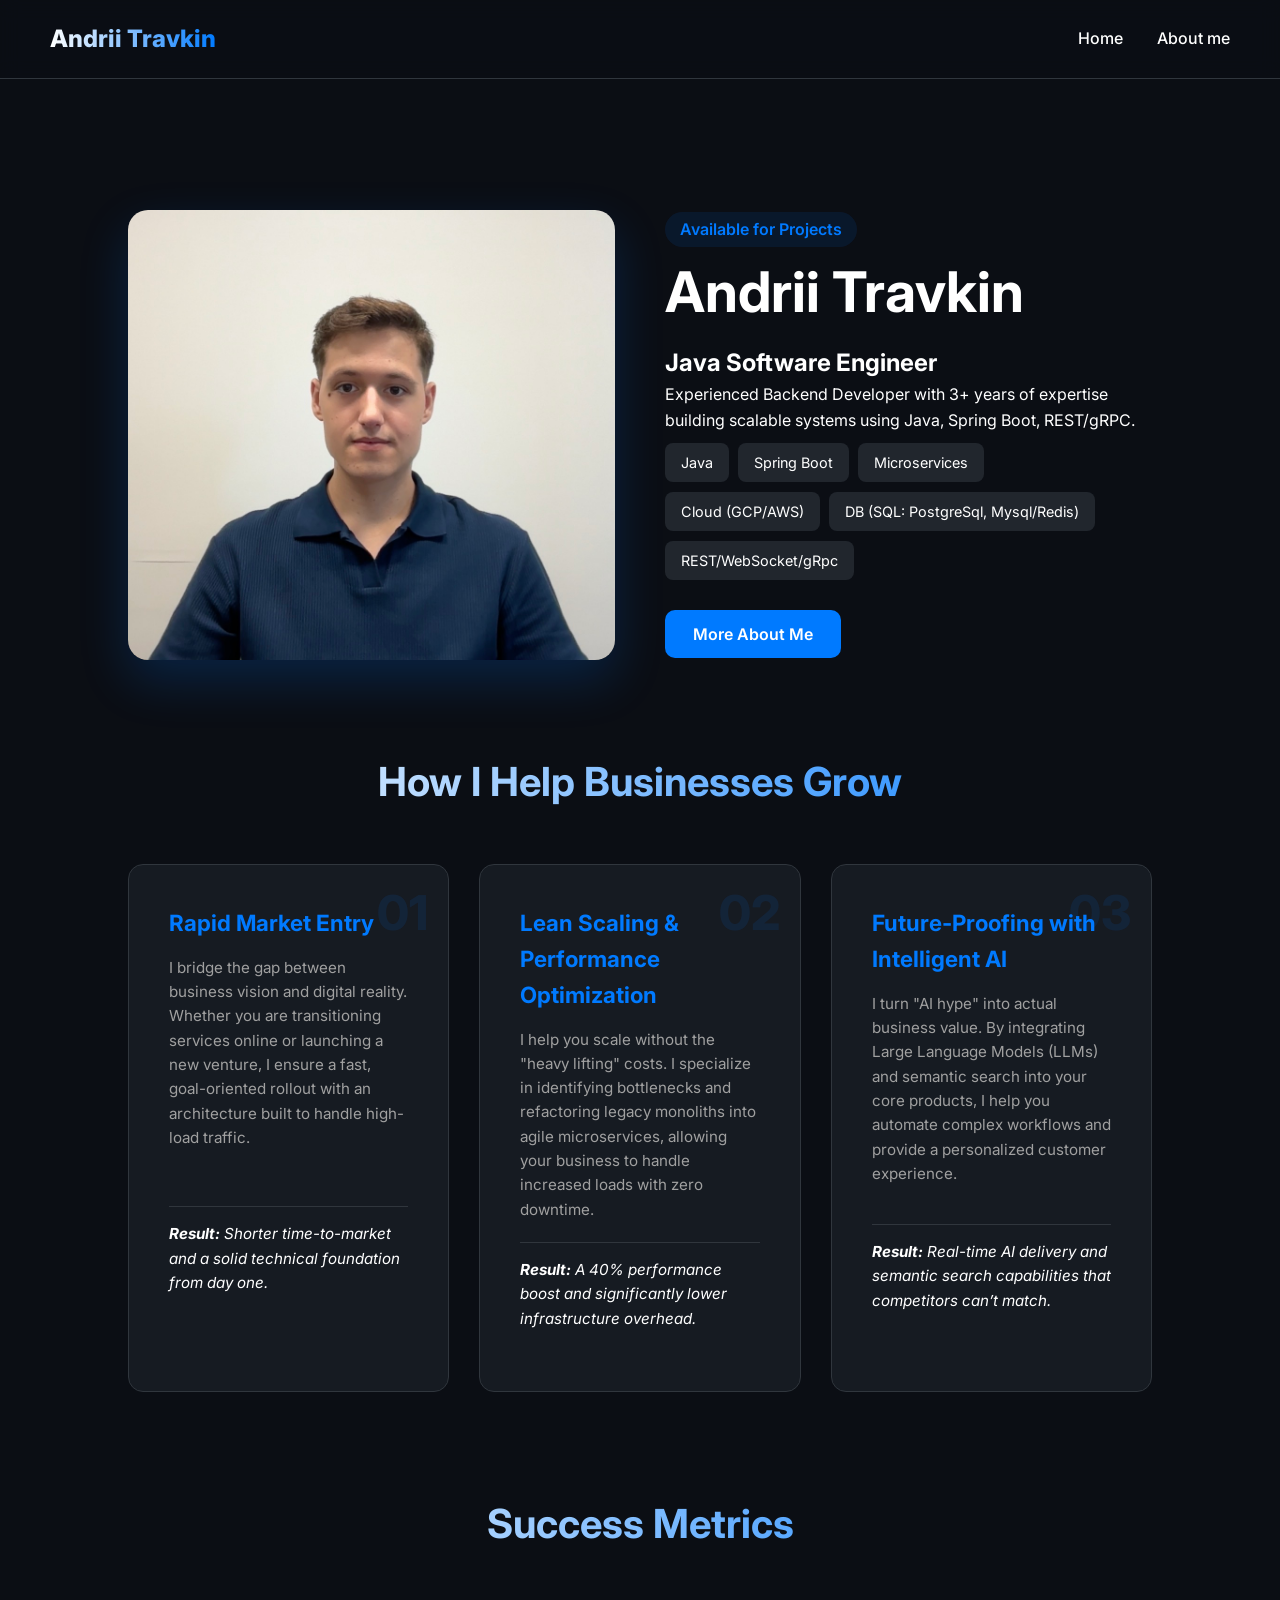
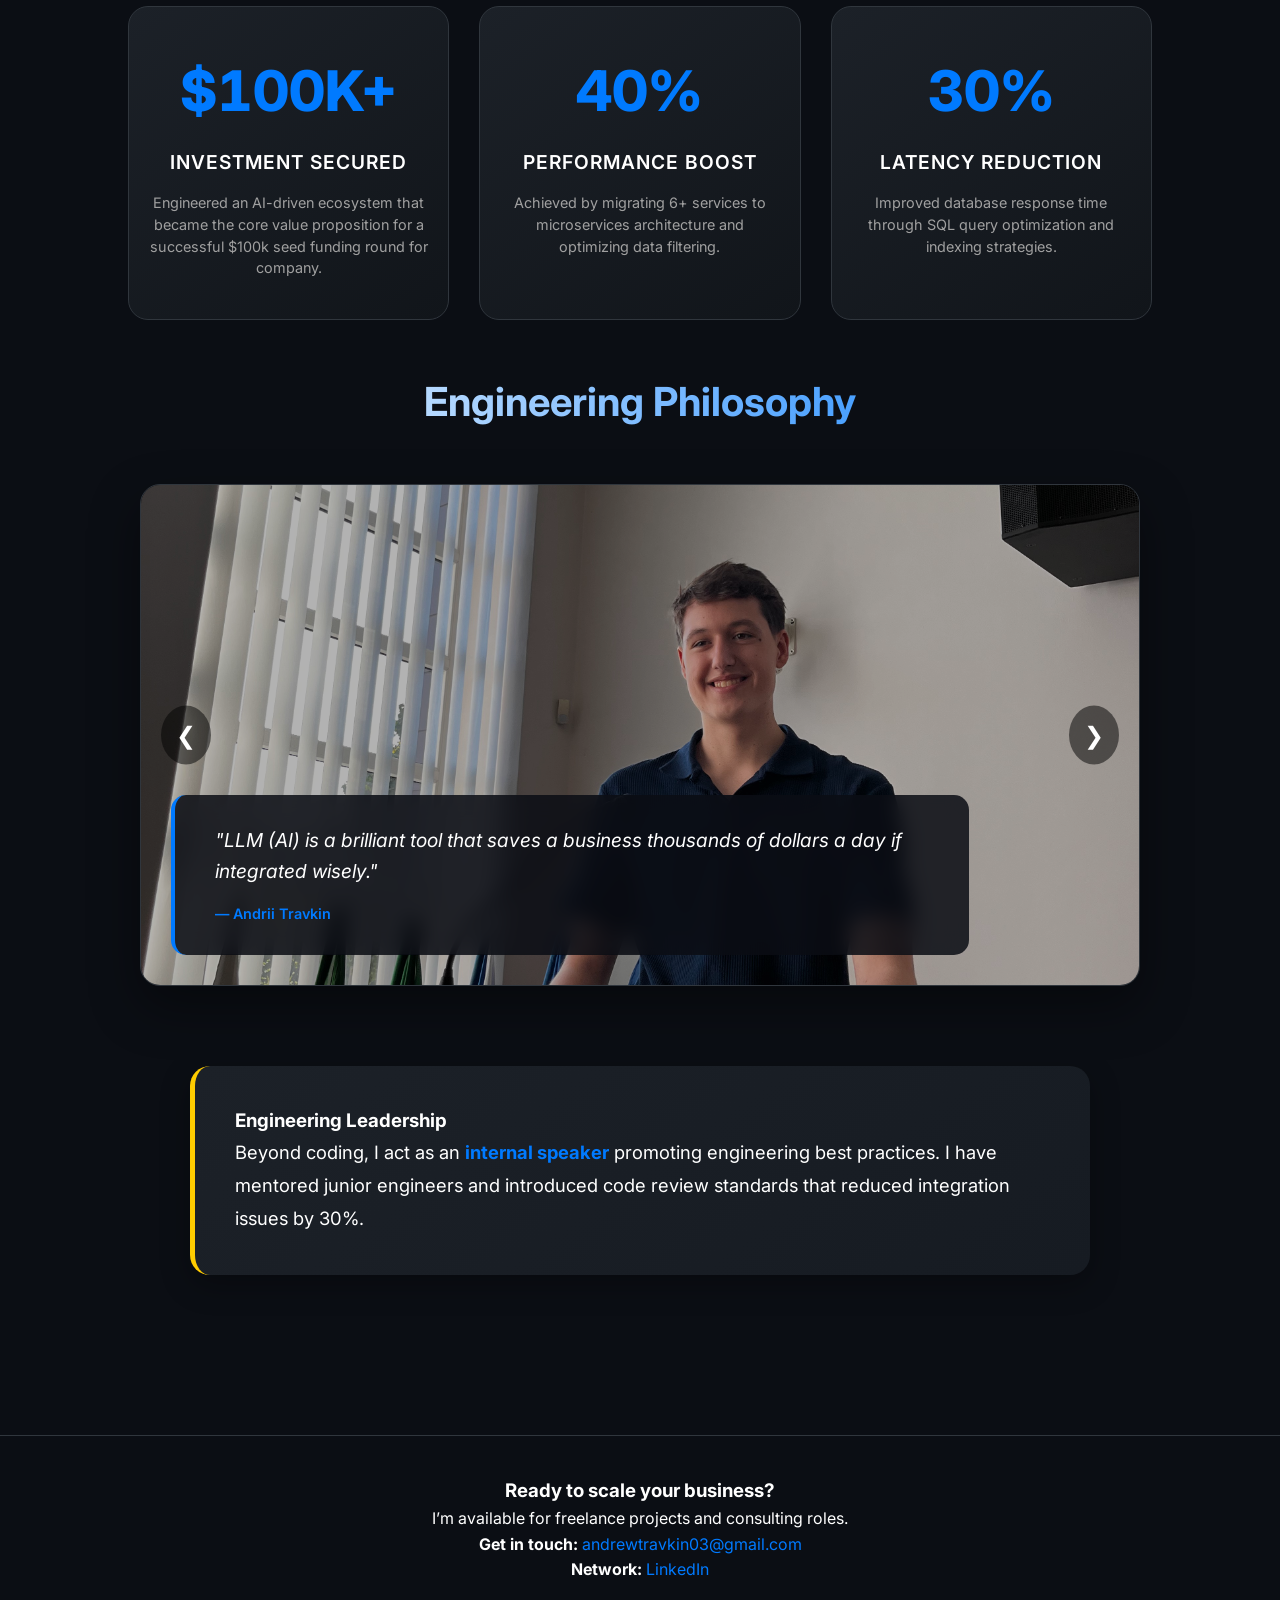
<file: index.html>
<!DOCTYPE html>
<html lang="en">
<head>
    <meta charset="UTF-8">
    <meta name="viewport" content="width=device-width, initial-scale=1.0">
    <title>Andrii Travkin | Java Software Engineer</title>
    <link href="https://fonts.googleapis.com/css2?family=Inter:wght@300;400;600;800&display=swap" rel="stylesheet">
    <link rel="stylesheet" href="index.css">
    <link rel="icon" href="images/img.png" type="image/png">
</head>
<body>

<nav>
    <div class="logo">Andrii Travkin</div>
    <div class="nav-links">
        <button onclick="showSection('home')">Home</button>
        <button onclick="showSection('about')">About me</button>
    </div>
</nav>

<section id="home" class="active">
    <div class="hero">
        <img src="images/photo.JPG" alt="Andrii Travkin" class="hero-img">
        <div class="hero-content">
            <span class="badge">Available for Projects</span>
            <h1>Andrii Travkin</h1>
            <h2>Java Software Engineer</h2>
            <p>Experienced Backend Developer with 3+ years of expertise building scalable systems using Java, Spring Boot, REST/gRPC.</p>
            <div class="skill-tags">
                <span class="tag">Java</span>
                <span class="tag">Spring Boot</span>
                <span class="tag">Microservices</span>
                <span class="tag">Cloud (GCP/AWS)</span>
                <span class="tag">DB (SQL: PostgreSql, Mysql/Redis)</span>
                <span class="tag">REST/WebSocket/gRpc</span>
            </div>
            <button class="cta-button" onclick="showSection('about')">More About Me</button>
        </div>
    </div>

    <div class="business-section">
        <h2 class="section-title">How I Help Businesses Grow</h2>
        <div class="cards-grid">
            <div class="card">
                <div class="card-number">01</div>
                <h3>Rapid Market Entry</h3>
                <p>I bridge the gap between business vision and digital reality. Whether you are transitioning services online or launching a new venture, I ensure a fast, goal-oriented rollout with an architecture built to handle high-load traffic.</p>
                <p class="result"><strong>Result:</strong> Shorter time-to-market and a solid technical foundation from day one.</p>
            </div>

            <div class="card">
                <div class="card-number">02</div>
                <h3>Lean Scaling & Performance Optimization</h3>
                <p>I help you scale without the "heavy lifting" costs. I specialize in identifying bottlenecks and refactoring legacy monoliths into agile microservices, allowing your business to handle increased loads with zero downtime.</p>
                <p class="result"><strong>Result:</strong> A 40% performance boost and significantly lower infrastructure overhead.</p>
            </div>

            <div class="card">
                <div class="card-number">03</div>
                <h3>Future-Proofing with Intelligent AI</h3>
                <p>I turn "AI hype" into actual business value. By integrating Large Language Models (LLMs) and semantic search into your core products, I help you automate complex workflows and provide a personalized customer experience.</p>
                <p class="result"><strong>Result:</strong> Real-time AI delivery and semantic search capabilities that competitors can’t match.</p>
            </div>
        </div>
    </div>

    <div class="metrics-section">
        <h2 class="section-title">Success Metrics</h2>
        <div class="metrics-grid">
            <div class="metric-card">
                <div class="metric-value">$100K+</div>
                <p class="metric-label">Investment Secured</p>
                <p class="metric-desc">Engineered an AI-driven ecosystem that became the core value proposition for a successful $100k seed funding round for company.</p>
            </div>

            <div class="metric-card">
                <div class="metric-value">40%</div>
                <p class="metric-label">Performance Boost</p>
                <p class="metric-desc">Achieved by migrating 6+ services to microservices architecture and optimizing data filtering.</p>
            </div>

            <div class="metric-card">
                <div class="metric-value">30%</div>
                <p class="metric-label">Latency Reduction</p>
                <p class="metric-desc">Improved database response time through SQL query optimization and indexing strategies.</p>
            </div>
        </div>
    </div>

    <h2 class="section-title">Engineering Philosophy</h2>
    <div class="slider-container">
        <div class="slider-track">
            <div class="slide">
                <img src="images/presentation_phot.jpeg" alt="AI Focus" class="slide-img">
                <div class="quote-overlay">
                    <blockquote>"LLM (AI) is a brilliant tool that saves a business thousands of dollars a day if integrated wisely."</blockquote>
                    <cite>— Andrii Travkin</cite>
                </div>
            </div>
            <div class="slide">
                <img src="images/presentation_2.jpeg" alt="SOLID Focus" class="slide-img">
                <div class="quote-overlay">
                    <blockquote>"SOLID and its first two letters aren't just boring acronyms for interviews; they are a worldview for building resilient systems."</blockquote>
                    <cite>— Andrii Travkin</cite>
                </div>
            </div>
            <div class="slide">
                <img src="images/presentation_phot.jpeg" alt="Learning" class="slide-img">
                <div class="quote-overlay">
                    <blockquote>
                        "Tech stacks change every six months. My core skill? Rapid learning and the agility to apply engineering fundamentals to any new reality."
                    </blockquote>
                    <cite>— Andrii Travkin, "Who is the Best Engineer?"</cite>
                </div>
            </div>
        </div>
        <button class="slider-btn prev-btn">❮</button>
        <button class="slider-btn next-btn">❯</button>
    </div>

    <div class="speaking-section">
        <div class="intro-box" style="border-left: 5px solid #ffcc00;">
            <h3>Engineering Leadership</h3>
            <p>
                Beyond coding, I act as an <strong>internal speaker</strong> promoting engineering best practices.
                I have mentored junior engineers and introduced code review standards that reduced integration issues by 30%.
            </p>
        </div>
    </div>
</section>

<section id="about">
    <div class="who-i-am">
        <h2 class="section-title">Who I Am</h2>
        <img src="images/photo.jpeg" class="profile-img-about" alt="Profile image" />
        <div class="intro-box">
            <p>
                I am a business-oriented engineer who translates complex technical challenges into growth opportunities.
                With over <strong>3 years of hands-on experience</strong>, I have delivered impactful solutions ranging from
                independently designing high-load email tracking microservices  to advanced AI integrations.
            </p>
            <p>
                My most notable achievement involved architecting and implementing a <strong>ChatGPT-powered semantic search</strong>
                for a hotel booking platform. This innovation was a key factor in the company securing
                <strong>$100,000+ in investment</strong>, enabling continued growth and product development.
            </p>
        </div>
    </div>

    <h2 class="section-title">Career & Speaking Roadmap</h2>
    <div class="roadmap-container">

        <div class="roadmap-item speaking">
            <div class="roadmap-dot"></div>
            <div class="roadmap-content">
                <span class="roadmap-date">December 2025</span>
                <h3>Guest Speaker | NURE (Kharkiv National University of Radio Electronics) </h3>
                <p><strong>Topic:</strong> "OWASP Top 10 - Broken Access Control" — A practical deep dive into API vulnerabilities, unauthorized access exploits, and defensive security patterns.</p>
            </div>
        </div>

        <div class="roadmap-item speaking">
            <div class="roadmap-dot"></div>
            <div class="roadmap-content">
                <span class="roadmap-date">November 2025</span>
                <h3>Public Speaker | Tech Conference</h3>
                <p><strong>Topic:</strong> "SOLID: Why our things suffer and our code too?" — A deep dive into architectural debt and clean code principles.</p>
            </div>
        </div>

        <div class="roadmap-item job">
            <div class="roadmap-dot"></div>
            <div class="roadmap-content">
                <span class="roadmap-date">July 2025 — Present</span>
                <h3>Java Software Engineer | Grid Dynamics</h3>
                <p>Leading migration of 6+ core services to microservices and mentoring junior engineers.</p>
            </div>
        </div>

        <div class="roadmap-item speaking">
            <div class="roadmap-dot"></div>
            <div class="roadmap-content">
                <span class="roadmap-date">July 2025</span>
                <h3>Guest Speaker | Wroclaw Academy of Business (WAB)</h3>
                <p><strong>Topic:</strong> "AI in Modern Development" — Discussing the practical integration of LLMs into commercial software products.</p>
            </div>
        </div>

        <div class="roadmap-item job">
            <div class="roadmap-dot"></div>
            <div class="roadmap-content">
                <span class="roadmap-date">January 2024 — July 2025</span>
                <h3>Middle Java Developer | WINWIN.TRAVEL</h3>
                <p>
                    Architected <strong>AI-powered semantic search</strong> and intelligent guest assistants that were instrumental in securing <strong>$100,000 in investment</strong>.
                    Optimized core data filtering, achieving a <strong>40% performance boost</strong>.
                </p>
            </div>
        </div>

        <div class="roadmap-item job">
            <div class="roadmap-dot"></div>
            <div class="roadmap-content">
                <span class="roadmap-date">August 2023 — January 2024</span>
                <h3>Junior Java Developer | PROFITSOFT</h3>
                <p>Reduced response times by 30% through SQL query optimization and indexing.</p>
            </div>
        </div>
    </div>

    <div class="projects-section">
        <h2 class="section-title">Signature Projects</h2>
        <div class="project-detailed-grid">

            <div class="project-detail-card">
                <div class="project-header">
                    <span class="project-category">AI & Business Growth</span>
                    <h3>AI-Powered Semantic Search</h3>
                </div>
                <div class="project-body">
                    <p><strong>Challenge:</strong> Transitioning a hotel booking platform to modern AI standards to secure investment.</p>
                    <p><strong>Solution:</strong> Integrated ChatGPT into the core product, designing the complete real-time communication flow between frontend and backend.</p>
                    <p class="impact-text"><strong>Impact:</strong> Secured <strong>$100,000+ in funding</strong> and achieved a <strong>40% increase</strong> in query processing speed.</p>
                </div>
            </div>

            <div class="project-detail-card">
                <div class="project-header">
                    <span class="project-category">Architecture & Scaling</span>
                    <h3>Core Microservices Migration</h3>
                </div>
                <div class="project-body">
                    <p><strong>Challenge:</strong> Scaling a monolithic fitness & wellness platform with zero downtime.</p>
                    <p><strong>Solution:</strong> Led the migration of 6+ core services using Java 21, REST, and Kubernetes, collaborating with 4 cross-functional teams.</p>
                    <p class="impact-text"><strong>Impact:</strong> <strong>40% performance improvement</strong> and enhanced system resilience.</p>
                </div>
            </div>
        </div>
    </div>

    <div class="why-me-section">
        <h2 class="section-title">Beyond the Code</h2>
        <div class="cards-grid">
            <div class="card">
                <h3>Security-First Mindset</h3>
                <p>Leveraging my background in <strong>Cybersecurity</strong> (NURE) to build systems that are not only fast but inherently secure.</p>
            </div>
            <div class="card">
                <h3>Leadership & Mentorship</h3>
                <p>I don't just write code; I grow teams. By mentoring juniors and introducing code standards, I reduced integration issues by <strong>30%</strong>.</p>
            </div>
            <div class="card">
                <h3>Global Communicator</h3>
                <p>Working in distributed teams across different time zones. Fluent in <strong>English, Polish, and Ukrainian</strong>.</p>
            </div>
        </div>
    </div>
</section>

<div class="contact-footer">
    <h3>Ready to scale your business?</h3>
    <p>I’m available for freelance projects and consulting roles.</p>
    <p><strong>Get in touch:</strong> <a href="mailto:andrewtravkin03@gmail.com">andrewtravkin03@gmail.com</a></p>
    <p><strong>Network:</strong> <a href="https://www.linkedin.com/in/andrii-travkin-1250852b1" target="_blank" rel="noopener">LinkedIn</a></p>
</div>

<script src="script.js"></script>
</body>
</html>
</file>
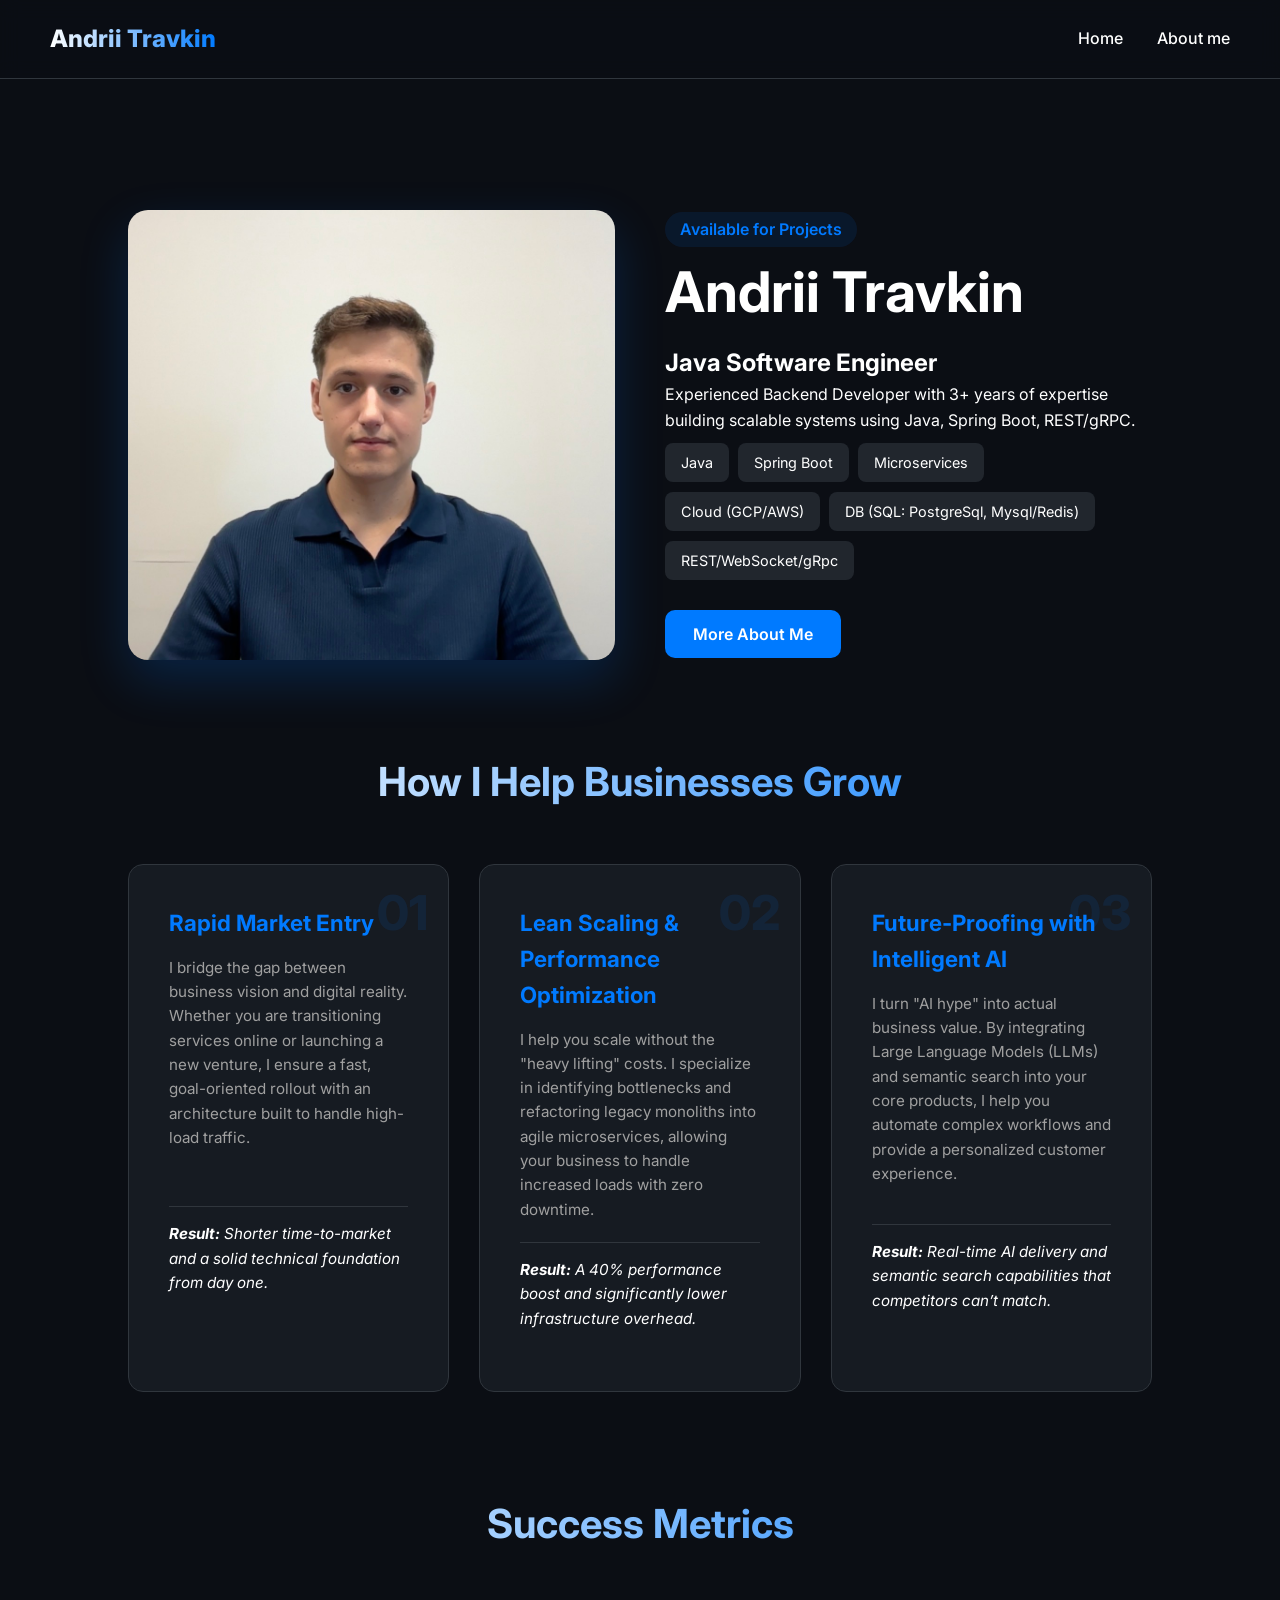
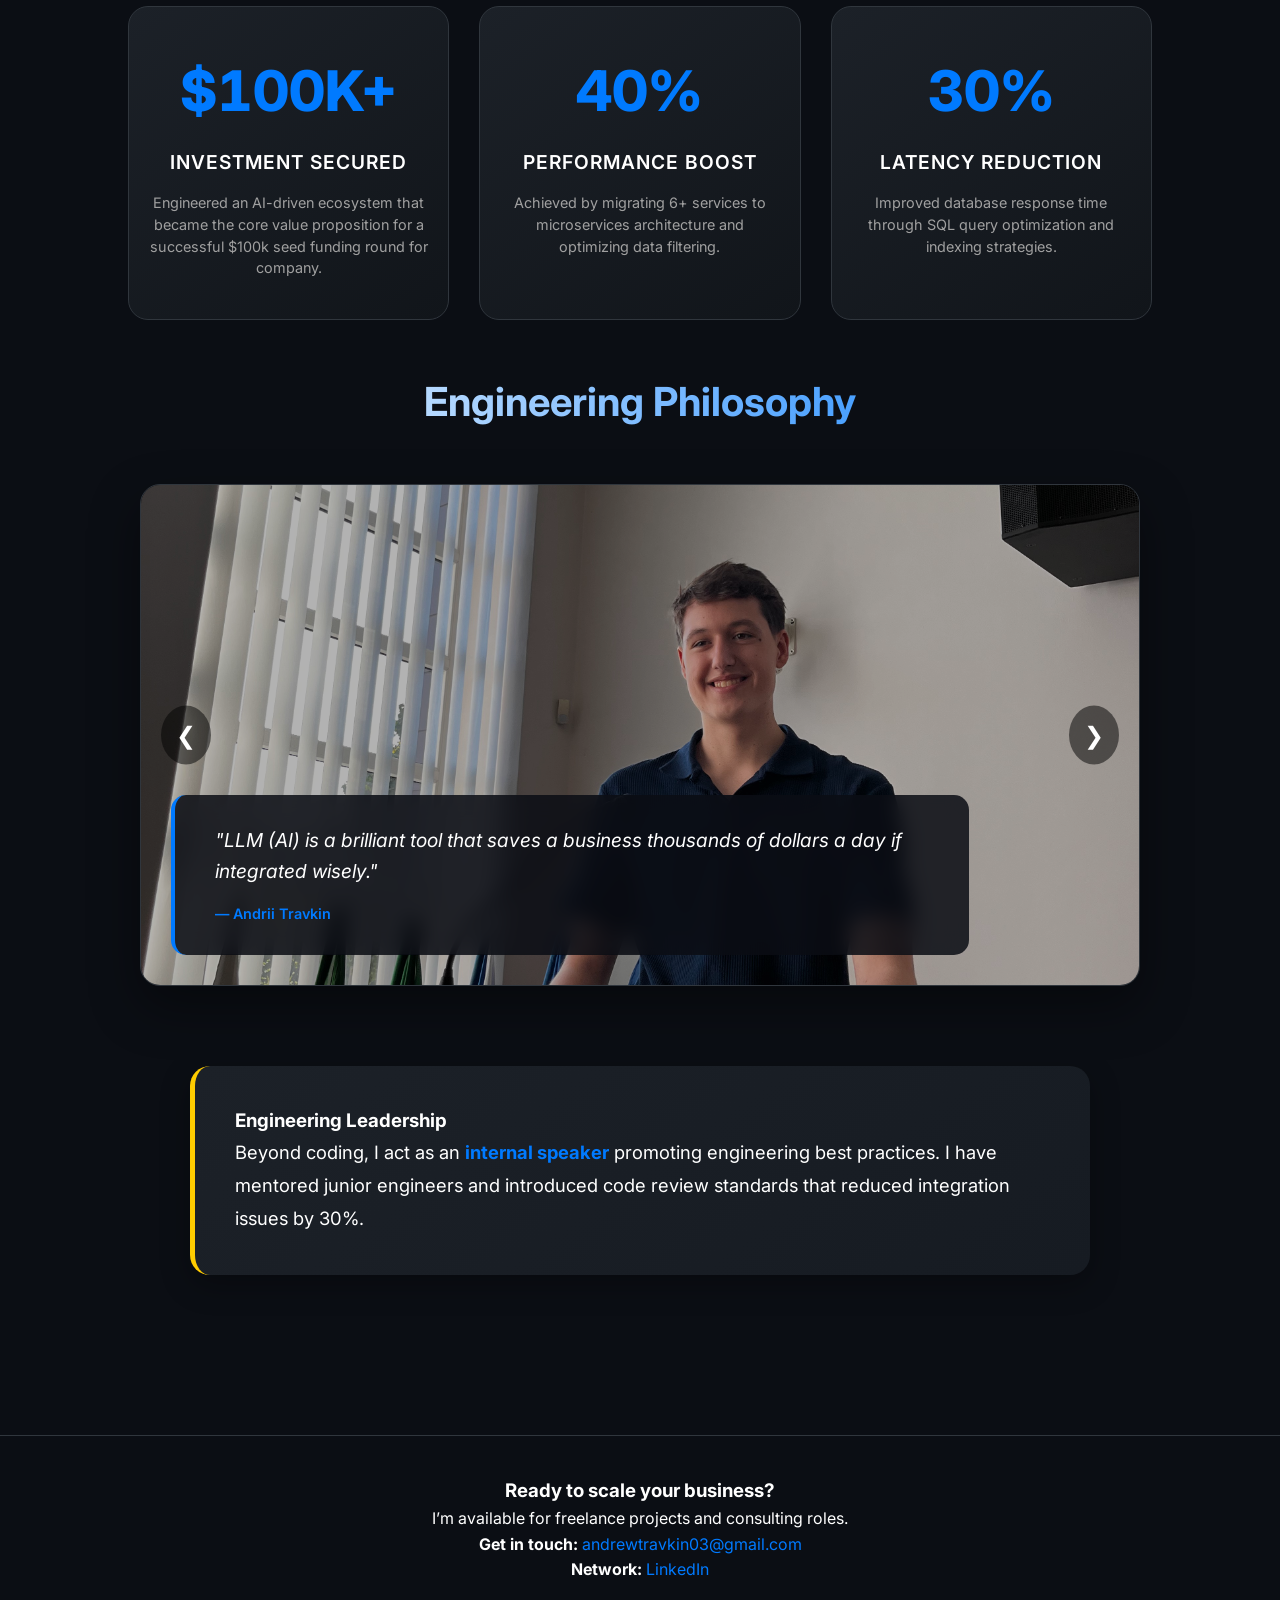
<file: portfolio/index.html>
<!DOCTYPE html>
<html lang="en">
<head>
    <meta charset="UTF-8">
    <meta name="viewport" content="width=device-width, initial-scale=1.0">
    <title>Andrii Travkin | Java Software Engineer</title>
    <link href="https://fonts.googleapis.com/css2?family=Inter:wght@300;400;600;800&display=swap" rel="stylesheet">
    <link rel="stylesheet" href="index.css">
    <link rel="icon" href="./images/img.png" type="image/png">
</head>
<body>

<nav>
    <div class="logo">Andrii Travkin</div>
    <div class="nav-links">
        <button onclick="showSection('home')">Home</button>
        <button onclick="showSection('about')">About me</button>
    </div>
</nav>

<section id="home" class="active">
    <div class="hero">
        <img src="./images/photo.JPG" alt="Andrii Travkin" class="hero-img">
        <div class="hero-content">
            <span class="badge">Available for Projects</span>
            <h1>Andrii Travkin</h1>
            <h2>Java Software Engineer</h2>
            <p>Experienced Backend Developer with 3+ years of expertise building scalable systems using Java, Spring Boot, REST/gRPC.</p>
            <div class="skill-tags">
                <span class="tag">Java</span>
                <span class="tag">Spring Boot</span>
                <span class="tag">Microservices</span>
                <span class="tag">Cloud (GCP/AWS)</span>
                <span class="tag">DB (SQL: PostgreSql, Mysql/Redis)</span>
                <span class="tag">REST/WebSocket/gRpc</span>
            </div>
            <button class="cta-button" onclick="showSection('about')">More About Me</button>
        </div>
    </div>

    <div class="business-section">
        <h2 class="section-title">How I Help Businesses Grow</h2>
        <div class="cards-grid">
            <div class="card">
                <div class="card-number">01</div>
                <h3>Rapid Market Entry</h3>
                <p>I bridge the gap between business vision and digital reality. Whether you are transitioning services online or launching a new venture, I ensure a fast, goal-oriented rollout with an architecture built to handle high-load traffic.</p>
                <p class="result"><strong>Result:</strong> Shorter time-to-market and a solid technical foundation from day one.</p>
            </div>

            <div class="card">
                <div class="card-number">02</div>
                <h3>Lean Scaling & Performance Optimization</h3>
                <p>I help you scale without the "heavy lifting" costs. I specialize in identifying bottlenecks and refactoring legacy monoliths into agile microservices, allowing your business to handle increased loads with zero downtime.</p>
                <p class="result"><strong>Result:</strong> A 40% performance boost and significantly lower infrastructure overhead.</p>
            </div>

            <div class="card">
                <div class="card-number">03</div>
                <h3>Future-Proofing with Intelligent AI</h3>
                <p>I turn "AI hype" into actual business value. By integrating Large Language Models (LLMs) and semantic search into your core products, I help you automate complex workflows and provide a personalized customer experience.</p>
                <p class="result"><strong>Result:</strong> Real-time AI delivery and semantic search capabilities that competitors can’t match.</p>
            </div>
        </div>
    </div>

    <div class="metrics-section">
        <h2 class="section-title">Success Metrics</h2>
        <div class="metrics-grid">
            <div class="metric-card">
                <div class="metric-value">$100K+</div>
                <p class="metric-label">Investment Secured</p>
                <p class="metric-desc">Engineered an AI-driven ecosystem that became the core value proposition for a successful $100k seed funding round for company.</p>
            </div>

            <div class="metric-card">
                <div class="metric-value">40%</div>
                <p class="metric-label">Performance Boost</p>
                <p class="metric-desc">Achieved by migrating 6+ services to microservices architecture and optimizing data filtering.</p>
            </div>

            <div class="metric-card">
                <div class="metric-value">30%</div>
                <p class="metric-label">Latency Reduction</p>
                <p class="metric-desc">Improved database response time through SQL query optimization and indexing strategies.</p>
            </div>
        </div>
    </div>

    <h2 class="section-title">Engineering Philosophy</h2>
    <div class="slider-container">
        <div class="slider-track">
            <div class="slide">
                <img src="./images/presentation_phot.jpeg" alt="AI Focus" class="slide-img">
                <div class="quote-overlay">
                    <blockquote>"LLM (AI) is a brilliant tool that saves a business thousands of dollars a day if integrated wisely."</blockquote>
                    <cite>— Andrii Travkin</cite>
                </div>
            </div>
            <div class="slide">
                <img src="./images/presentation_2.jpeg" alt="SOLID Focus" class="slide-img">
                <div class="quote-overlay">
                    <blockquote>"SOLID and its first two letters aren't just boring acronyms for interviews; they are a worldview for building resilient systems."</blockquote>
                    <cite>— Andrii Travkin</cite>
                </div>
            </div>
            <div class="slide">
                <img src="./images/presentation_phot.jpeg" alt="Learning" class="slide-img">
                <div class="quote-overlay">
                    <blockquote>
                        "Tech stacks change every six months. My core skill? Rapid learning and the agility to apply engineering fundamentals to any new reality."
                    </blockquote>
                    <cite>— Andrii Travkin, "Who is the Best Engineer?"</cite>
                </div>
            </div>
        </div>
        <button class="slider-btn prev-btn">❮</button>
        <button class="slider-btn next-btn">❯</button>
    </div>

    <div class="speaking-section">
        <div class="intro-box" style="border-left: 5px solid #ffcc00;">
            <h3>Engineering Leadership</h3>
            <p>
                Beyond coding, I act as an <strong>internal speaker</strong> promoting engineering best practices.
                I have mentored junior engineers and introduced code review standards that reduced integration issues by 30%.
            </p>
        </div>
    </div>
</section>

<section id="about">
    <div class="who-i-am">
        <h2 class="section-title">Who I Am</h2>
        <img src="./images/photo.jpeg" class="profile-img-about" alt="Profile image" />
        <div class="intro-box">
            <p>
                I am a business-oriented engineer who translates complex technical challenges into growth opportunities.
                With over <strong>3 years of hands-on experience</strong>, I have delivered impactful solutions ranging from
                independently designing high-load email tracking microservices  to advanced AI integrations.
            </p>
            <p>
                My most notable achievement involved architecting and implementing a <strong>ChatGPT-powered semantic search</strong>
                for a hotel booking platform. This innovation was a key factor in the company securing
                <strong>$100,000+ in investment</strong>, enabling continued growth and product development.
            </p>
        </div>
    </div>

    <h2 class="section-title">Career & Speaking Roadmap</h2>
    <div class="roadmap-container">

        <div class="roadmap-item speaking">
            <div class="roadmap-dot"></div>
            <div class="roadmap-content">
                <span class="roadmap-date">December 2025</span>
                <h3>Guest Speaker | NURE (Kharkiv National University of Radio Electronics) </h3>
                <p><strong>Topic:</strong> "OWASP Top 10 - Broken Access Control" — A practical deep dive into API vulnerabilities, unauthorized access exploits, and defensive security patterns.</p>
            </div>
        </div>

        <div class="roadmap-item speaking">
            <div class="roadmap-dot"></div>
            <div class="roadmap-content">
                <span class="roadmap-date">November 2025</span>
                <h3>Public Speaker | Tech Conference</h3>
                <p><strong>Topic:</strong> "SOLID: Why our things suffer and our code too?" — A deep dive into architectural debt and clean code principles.</p>
            </div>
        </div>

        <div class="roadmap-item job">
            <div class="roadmap-dot"></div>
            <div class="roadmap-content">
                <span class="roadmap-date">July 2025 — Present</span>
                <h3>Java Software Engineer | Grid Dynamics</h3>
                <p>Leading migration of 6+ core services to microservices and mentoring junior engineers.</p>
            </div>
        </div>

        <div class="roadmap-item speaking">
            <div class="roadmap-dot"></div>
            <div class="roadmap-content">
                <span class="roadmap-date">July 2025</span>
                <h3>Guest Speaker | Wroclaw Academy of Business (WAB)</h3>
                <p><strong>Topic:</strong> "AI in Modern Development" — Discussing the practical integration of LLMs into commercial software products.</p>
            </div>
        </div>

        <div class="roadmap-item job">
            <div class="roadmap-dot"></div>
            <div class="roadmap-content">
                <span class="roadmap-date">January 2024 — July 2025</span>
                <h3>Middle Java Developer | WINWIN.TRAVEL</h3>
                <p>
                    Architected <strong>AI-powered semantic search</strong> and intelligent guest assistants that were instrumental in securing <strong>$100,000 in investment</strong>.
                    Optimized core data filtering, achieving a <strong>40% performance boost</strong>.
                </p>
            </div>
        </div>

        <div class="roadmap-item job">
            <div class="roadmap-dot"></div>
            <div class="roadmap-content">
                <span class="roadmap-date">August 2023 — January 2024</span>
                <h3>Junior Java Developer | PROFITSOFT</h3>
                <p>Reduced response times by 30% through SQL query optimization and indexing.</p>
            </div>
        </div>
    </div>

    <div class="projects-section">
        <h2 class="section-title">Signature Projects</h2>
        <div class="project-detailed-grid">

            <div class="project-detail-card">
                <div class="project-header">
                    <span class="project-category">AI & Business Growth</span>
                    <h3>AI-Powered Semantic Search</h3>
                </div>
                <div class="project-body">
                    <p><strong>Challenge:</strong> Transitioning a hotel booking platform to modern AI standards to secure investment.</p>
                    <p><strong>Solution:</strong> Integrated ChatGPT into the core product, designing the complete real-time communication flow between frontend and backend.</p>
                    <p class="impact-text"><strong>Impact:</strong> Secured <strong>$100,000+ in funding</strong> and achieved a <strong>40% increase</strong> in query processing speed.</p>
                </div>
            </div>

            <div class="project-detail-card">
                <div class="project-header">
                    <span class="project-category">Architecture & Scaling</span>
                    <h3>Core Microservices Migration</h3>
                </div>
                <div class="project-body">
                    <p><strong>Challenge:</strong> Scaling a monolithic fitness & wellness platform with zero downtime.</p>
                    <p><strong>Solution:</strong> Led the migration of 6+ core services using Java 21, REST, and Kubernetes, collaborating with 4 cross-functional teams.</p>
                    <p class="impact-text"><strong>Impact:</strong> <strong>40% performance improvement</strong> and enhanced system resilience.</p>
                </div>
            </div>
        </div>
    </div>

    <div class="why-me-section">
        <h2 class="section-title">Beyond the Code</h2>
        <div class="cards-grid">
            <div class="card">
                <h3>Security-First Mindset</h3>
                <p>Leveraging my background in <strong>Cybersecurity</strong> (NURE) to build systems that are not only fast but inherently secure.</p>
            </div>
            <div class="card">
                <h3>Leadership & Mentorship</h3>
                <p>I don't just write code; I grow teams. By mentoring juniors and introducing code standards, I reduced integration issues by <strong>30%</strong>.</p>
            </div>
            <div class="card">
                <h3>Global Communicator</h3>
                <p>Working in distributed teams across different time zones. Fluent in <strong>English, Polish, and Ukrainian</strong>.</p>
            </div>
        </div>
    </div>
</section>

<div class="contact-footer">
    <h3>Ready to scale your business?</h3>
    <p>I’m available for freelance projects and consulting roles.</p>
    <p><strong>Get in touch:</strong> <a href="mailto:andrewtravkin03@gmail.com">andrewtravkin03@gmail.com</a></p>
    <p><strong>Network:</strong> <a href="https://www.linkedin.com/in/andrii-travkin-1250852b1" target="_blank" rel="noopener">LinkedIn</a></p>
</div>

<script src="script.js"></script>
</body>
</html>
</file>
<file: index.css>
:root {
    --primary: #007AFF;
    --bg: #0b0e14;
    --text: #ffffff;
    --secondary-text: #a0a0a0;
    --card-bg: #161b22;
    --transition: all 0.4s cubic-bezier(0.175, 0.885, 0.32, 1.275);
}

* {
    margin: 0;
    padding: 0;
    box-sizing: border-box;
    font-family: 'Inter', sans-serif;
}

body {
    background-color: var(--bg);
    color: var(--text);
    line-height: 1.6;
    overflow-x: hidden;
}

nav {
    position: fixed;
    top: 0;
    width: 100%;
    padding: 20px 50px;
    display: flex;
    justify-content: space-between;
    align-items: center;
    background: rgba(11, 14, 20, 0.8);
    backdrop-filter: blur(10px);
    z-index: 1000;
    border-bottom: 1px solid #30363d;
}

.logo {
    font-size: 1.5rem;
    font-weight: 800;
    background: linear-gradient(90deg, #fff, #007AFF);
    -webkit-background-clip: text;
    -webkit-text-fill-color: transparent;
}

.nav-links button {
    background: none;
    border: none;
    color: var(--text);
    margin-left: 30px;
    cursor: pointer;
    font-size: 1rem;
    font-weight: 500;
    transition: var(--transition);
}

.nav-links button:hover {
    color: var(--primary);
}

section {
    display: none;
    padding: 120px 10% 80px;
    animation: fadeIn 0.8s ease forwards;
}

section.active {
    display: block;
}

@keyframes fadeIn {
    from { opacity: 0; transform: translateY(20px); }
    to { opacity: 1; transform: translateY(0); }
}

/* Specific updates for the Business Section */
.section-title {
    text-align: center;
    font-size: 2.5rem;
    margin-bottom: 50px;
    background: linear-gradient(90deg, #fff, var(--primary));
    -webkit-background-clip: text;
    -webkit-text-fill-color: transparent;
}
.cta-button {
    margin-top: 30px;
    padding: 14px 28px;
    background-color: var(--primary);
    color: #fff;
    border: none;
    border-radius: 10px;
    font-size: 1rem;
    font-weight: 600;
    cursor: pointer;
    transition: var(--transition);
    display: inline-block;
}

.cta-button:hover {
    transform: translateY(-3px);
    box-shadow: 0 10px 20px rgba(0, 122, 255, 0.4);
    filter: brightness(1.1);
}

.cta-button:active {
    transform: translateY(-1px);
}

.card {
    position: relative;
    display: flex;
    flex-direction: column;
    height: 100%;
    background: var(--card-bg);
    padding: 40px;
    border-radius: 15px;
    border: 1px solid #30363d;
    transition: var(--transition);
}

.card-number {
    font-size: 3rem;
    font-weight: 800;
    color: rgba(0, 122, 255, 0.1);
    position: absolute;
    top: 10px;
    right: 20px;
}

.card h3 {
    margin-bottom: 15px;
    color: var(--primary);
    font-size: 1.4rem;
}

.card p {
    font-size: 0.95rem;
    color: var(--secondary-text);
    margin-bottom: 20px;
    flex-grow: 1;
}

.result {
    padding-top: 15px;
    border-top: 1px solid #30363d;
    color: var(--text) !important;
    font-style: italic;
}

.card:hover {
    border-color: var(--primary);
    background: #1c2128;
}


.hero {
    display: grid;
    grid-template-columns: 1fr 1fr;
    gap: 50px;
    align-items: center;
    min-height: 70vh;
}

.hero-img {
    width: 100%;
    max-width: 600px;
    height: 450px;
    object-fit: cover;
    border-radius: 20px;
    box-shadow: 0 20px 50px rgba(0, 122, 255, 0.2);
}

.hero-content h1 {
    font-size: 3.5rem;
    margin-bottom: 20px;
    line-height: 1.1;
}

.badge {
    display: inline-block;
    padding: 5px 15px;
    background: rgba(0, 122, 255, 0.1);
    color: var(--primary);
    border-radius: 20px;
    margin-bottom: 15px;
    font-weight: 600;
}

.cards-grid {
    display: grid;
    grid-template-columns: repeat(auto-fit, minmax(280px, 1fr));
    gap: 30px;
    margin-top: 40px;
}

.card {
    background: var(--card-bg);
    padding: 40px;
    border-radius: 15px;
    transition: var(--transition);
    border: 1px solid #30363d;
}

.card:hover {
    transform: translateY(-10px);
    border-color: var(--primary);
}

.tag {
    background: #21262d;
    padding: 8px 16px;
    border-radius: 8px;
    font-size: 0.9rem;
    margin-right: 5px;
    display: inline-block;
    margin-top: 10px;
}

.career-timeline {
    max-width: 800px;
    margin: 0 auto;
}

.career-item {
    margin-bottom: 50px;
    padding-left: 30px;
    border-left: 2px solid var(--primary);
    position: relative;
}

.career-item::before {
    content: '';
    position: absolute;
    left: -9px;
    top: 0;
    width: 16px;
    height: 16px;
    background: var(--primary);
    border-radius: 50%;
}

.career-date {
    color: var(--primary);
    font-weight: 600;
    margin-bottom: 5px;
}

.contact-footer {
    text-align: center;
    margin-top: 80px;
    padding: 40px;
    border-top: 1px solid #30363d;
}

.contact-footer a {
    color: var(--primary);
    text-decoration: none;
}

@media (max-width: 968px) {
    .hero { grid-template-columns: 1fr; text-align: center; }
    .hero-img { order: -1; }
}


.who-i-am {
    max-width: 900px;
    margin: 0 auto 60px;
}

.intro-box {
    background: linear-gradient(145deg, #1c2128, #161b22);
    padding: 40px;
    border-radius: 20px;
    border-left: 5px solid var(--primary);
    box-shadow: 0 10px 30px rgba(0, 0, 0, 0.3);
}

.intro-box p {
    font-size: 1.15rem;
    color: var(--text);
    margin-bottom: 20px;
    line-height: 1.8;
}

.intro-box p:last-child {
    margin-bottom: 0;
}

.intro-box strong {
    color: var(--primary);
}

.metrics-section {
    margin-top: 100px;
    padding-bottom: 50px;
}

.metrics-grid {
    display: grid;
    grid-template-columns: repeat(auto-fit, minmax(250px, 1fr));
    gap: 30px;
}

.metric-card {
    text-align: center;
    background: linear-gradient(145deg, #1c2128, #11151a);
    padding: 40px 20px;
    border-radius: 20px;
    border: 1px solid #30363d;
    transition: var(--transition);
}

.metric-card:hover {
    transform: scale(1.05);
    border-color: var(--primary);
    box-shadow: 0 10px 30px rgba(0, 122, 255, 0.1);
}

.metric-value {
    font-size: 3.5rem;
    font-weight: 800;
    color: var(--primary);
    margin-bottom: 10px;
    font-variant-numeric: tabular-nums;
}

.metric-label {
    font-size: 1.2rem;
    font-weight: 600;
    text-transform: uppercase;
    letter-spacing: 1px;
    margin-bottom: 15px;
    color: #fff;
}

.metric-desc {
    font-size: 0.9rem;
    color: var(--secondary-text);
    line-height: 1.5;
}

.speaking-section {
    margin-top: 60px;
    max-width: 900px;
    margin-left: auto;
    margin-right: auto;
}

@keyframes countUp {
    from { opacity: 0; transform: translateY(10px); }
    to { opacity: 1; transform: translateY(0); }
}

/* Project Deep Dive Styles */
.projects-section {
    margin-top: 80px;
}

.project-detailed-grid {
    display: grid;
    grid-template-columns: repeat(auto-fit, minmax(400px, 1fr));
    gap: 30px;
}

.project-detail-card {
    background: #161b22;
    border: 1px solid #30363d;
    border-radius: 15px;
    overflow: hidden;
    transition: var(--transition);
}

.project-detail-card:hover {
    border-color: var(--primary);
    transform: translateY(-5px);
}

.project-header {
    background: rgba(0, 122, 255, 0.05);
    padding: 25px;
    border-bottom: 1px solid #30363d;
}

.project-category {
    color: var(--primary);
    font-size: 0.8rem;
    text-transform: uppercase;
    font-weight: 700;
    letter-spacing: 1px;
}

.project-body {
    padding: 25px;
}

.project-body p {
    margin-bottom: 15px;
    font-size: 0.95rem;
}

.impact-text {
    color: #fff;
    padding: 15px;
    background: rgba(46, 160, 67, 0.1);
    border-radius: 8px;
    border-left: 4px solid #2ea043;
}

/* Why Me Section */
.why-me-section {
    margin-top: 100px;
    padding-bottom: 80px;
}

@media (max-width: 600px) {
    .project-detailed-grid {
        grid-template-columns: 1fr;
    }
}

/* Roadmap Styling */
.roadmap-container {
    position: relative;
    max-width: 800px;
    margin: 40px auto;
    padding: 20px 0;
}

/* The vertical line */
.roadmap-container::after {
    content: '';
    position: absolute;
    width: 2px;
    background: #30363d;
    top: 0;
    bottom: 0;
    left: 20px;
}

.roadmap-item {
    padding: 20px 0 20px 50px;
    position: relative;
    opacity: 0;
    transform: translateX(-20px);
    transition: all 0.6s ease-out;
}

.roadmap-item.visible {
    opacity: 1;
    transform: translateX(0);
}

.roadmap-dot {
    position: absolute;
    width: 16px;
    height: 16px;
    left: 13px;
    top: 28px;
    background: var(--bg);
    border: 2px solid var(--primary);
    border-radius: 50%;
    z-index: 1;
}

/* Different colors for different types of events */
.roadmap-item.speaking .roadmap-dot {
    border-color: #ffcc00; /* Gold for speaking */
    box-shadow: 0 0 10px rgba(255, 204, 0, 0.4);
}

.roadmap-item.speaking h3 {
    color: #ffcc00;
}

.roadmap-item.job .roadmap-dot {
    border-color: var(--primary); /* Blue for jobs */
}

.roadmap-item.education .roadmap-dot {
    border-color: #2ea043; /* Green for education */
}

.roadmap-content {
    background: var(--card-bg);
    padding: 20px;
    border-radius: 12px;
    border: 1px solid #30363d;
}

.roadmap-date {
    font-size: 0.85rem;
    font-weight: 700;
    color: var(--secondary-text);
    display: block;
    margin-bottom: 5px;
}


/* SLIDER STYLES */
.slider-container {
    position: relative;
    max-width: 1000px;
    margin: 40px auto 80px;
    border-radius: 20px;
    overflow: hidden;
    box-shadow: 0 20px 50px rgba(0, 0, 0, 0.4);
    border: 1px solid #30363d;
}

.slider-track {
    display: flex;
    transition: transform 0.5s ease-in-out;
    height: 500px; /* Фиксированная высота слайдера */
}

.slide {
    min-width: 100%;
    position: relative;
    display: flex;
    align-items: flex-end; /* Цитата внизу */
}

.slide-img {
    position: absolute;
    top: 0;
    left: 0;
    width: 100%;
    height: 100%;
    object-fit: cover;
    z-index: 0;
    filter: brightness(0.7); /* Затемняем фото, чтобы текст читался */
}

.quote-overlay {
    position: relative;
    z-index: 1;
    background: rgba(11, 14, 20, 0.85); /* Полупрозрачный фон */
    backdrop-filter: blur(10px);
    padding: 30px 40px;
    margin: 30px;
    border-radius: 15px;
    border-left: 4px solid var(--primary);
    max-width: 80%;
}

.quote-overlay blockquote {
    font-size: 1.2rem;
    font-style: italic;
    color: #fff;
    margin-bottom: 15px;
    line-height: 1.6;
}

.quote-overlay cite {
    display: block;
    font-size: 0.9rem;
    color: var(--primary);
    font-weight: 600;
    font-style: normal;
}

/* Navigation Buttons */
.slider-btn {
    position: absolute;
    top: 50%;
    transform: translateY(-50%);
    background: rgba(0, 0, 0, 0.5);
    color: #fff;
    border: none;
    padding: 15px;
    font-size: 1.5rem;
    cursor: pointer;
    border-radius: 50%;
    transition: var(--transition);
    z-index: 10;
}

.slider-btn:hover {
    background: var(--primary);
}

.prev-btn { left: 20px; }
.next-btn { right: 20px; }

@media (max-width: 768px) {
    .slider-track { height: 400px; }
    .quote-overlay {
        margin: 15px;
        padding: 20px;
        max-width: 100%;
    }
    .quote-overlay blockquote { font-size: 1rem; }
    .slider-btn { padding: 10px; }
}

.profile-img-about {
    display: block;
    margin: 0 auto 40px;
    width: 250px;
    height: 250px;
    object-fit: cover;
    border-radius: 50%;
    border: 4px solid var(--primary);
    box-shadow: 0 10px 30px rgba(0, 122, 255, 0.3);
    transition: var(--transition);
}

.profile-img-about:hover {
    transform: scale(1.05);
    box-shadow: 0 15px 40px rgba(0, 122, 255, 0.5);
}
</file>
<file: portfolio/index.css>
:root {
    --primary: #007AFF;
    --bg: #0b0e14;
    --text: #ffffff;
    --secondary-text: #a0a0a0;
    --card-bg: #161b22;
    --transition: all 0.4s cubic-bezier(0.175, 0.885, 0.32, 1.275);
}

* {
    margin: 0;
    padding: 0;
    box-sizing: border-box;
    font-family: 'Inter', sans-serif;
}

body {
    background-color: var(--bg);
    color: var(--text);
    line-height: 1.6;
    overflow-x: hidden;
}

nav {
    position: fixed;
    top: 0;
    width: 100%;
    padding: 20px 50px;
    display: flex;
    justify-content: space-between;
    align-items: center;
    background: rgba(11, 14, 20, 0.8);
    backdrop-filter: blur(10px);
    z-index: 1000;
    border-bottom: 1px solid #30363d;
}

.logo {
    font-size: 1.5rem;
    font-weight: 800;
    background: linear-gradient(90deg, #fff, #007AFF);
    -webkit-background-clip: text;
    -webkit-text-fill-color: transparent;
}

.nav-links button {
    background: none;
    border: none;
    color: var(--text);
    margin-left: 30px;
    cursor: pointer;
    font-size: 1rem;
    font-weight: 500;
    transition: var(--transition);
}

.nav-links button:hover {
    color: var(--primary);
}

section {
    display: none;
    padding: 120px 10% 80px;
    animation: fadeIn 0.8s ease forwards;
}

section.active {
    display: block;
}

@keyframes fadeIn {
    from { opacity: 0; transform: translateY(20px); }
    to { opacity: 1; transform: translateY(0); }
}

/* Specific updates for the Business Section */
.section-title {
    text-align: center;
    font-size: 2.5rem;
    margin-bottom: 50px;
    background: linear-gradient(90deg, #fff, var(--primary));
    -webkit-background-clip: text;
    -webkit-text-fill-color: transparent;
}
.cta-button {
    margin-top: 30px;
    padding: 14px 28px;
    background-color: var(--primary);
    color: #fff;
    border: none;
    border-radius: 10px;
    font-size: 1rem;
    font-weight: 600;
    cursor: pointer;
    transition: var(--transition);
    display: inline-block;
}

.cta-button:hover {
    transform: translateY(-3px);
    box-shadow: 0 10px 20px rgba(0, 122, 255, 0.4);
    filter: brightness(1.1);
}

.cta-button:active {
    transform: translateY(-1px);
}

.card {
    position: relative;
    display: flex;
    flex-direction: column;
    height: 100%;
    background: var(--card-bg);
    padding: 40px;
    border-radius: 15px;
    border: 1px solid #30363d;
    transition: var(--transition);
}

.card-number {
    font-size: 3rem;
    font-weight: 800;
    color: rgba(0, 122, 255, 0.1);
    position: absolute;
    top: 10px;
    right: 20px;
}

.card h3 {
    margin-bottom: 15px;
    color: var(--primary);
    font-size: 1.4rem;
}

.card p {
    font-size: 0.95rem;
    color: var(--secondary-text);
    margin-bottom: 20px;
    flex-grow: 1;
}

.result {
    padding-top: 15px;
    border-top: 1px solid #30363d;
    color: var(--text) !important;
    font-style: italic;
}

.card:hover {
    border-color: var(--primary);
    background: #1c2128;
}


.hero {
    display: grid;
    grid-template-columns: 1fr 1fr;
    gap: 50px;
    align-items: center;
    min-height: 70vh;
}

.hero-img {
    width: 100%;
    max-width: 600px;
    height: 450px;
    object-fit: cover;
    border-radius: 20px;
    box-shadow: 0 20px 50px rgba(0, 122, 255, 0.2);
}

.hero-content h1 {
    font-size: 3.5rem;
    margin-bottom: 20px;
    line-height: 1.1;
}

.badge {
    display: inline-block;
    padding: 5px 15px;
    background: rgba(0, 122, 255, 0.1);
    color: var(--primary);
    border-radius: 20px;
    margin-bottom: 15px;
    font-weight: 600;
}

.cards-grid {
    display: grid;
    grid-template-columns: repeat(auto-fit, minmax(280px, 1fr));
    gap: 30px;
    margin-top: 40px;
}

.card {
    background: var(--card-bg);
    padding: 40px;
    border-radius: 15px;
    transition: var(--transition);
    border: 1px solid #30363d;
}

.card:hover {
    transform: translateY(-10px);
    border-color: var(--primary);
}

.tag {
    background: #21262d;
    padding: 8px 16px;
    border-radius: 8px;
    font-size: 0.9rem;
    margin-right: 5px;
    display: inline-block;
    margin-top: 10px;
}

.career-timeline {
    max-width: 800px;
    margin: 0 auto;
}

.career-item {
    margin-bottom: 50px;
    padding-left: 30px;
    border-left: 2px solid var(--primary);
    position: relative;
}

.career-item::before {
    content: '';
    position: absolute;
    left: -9px;
    top: 0;
    width: 16px;
    height: 16px;
    background: var(--primary);
    border-radius: 50%;
}

.career-date {
    color: var(--primary);
    font-weight: 600;
    margin-bottom: 5px;
}

.contact-footer {
    text-align: center;
    margin-top: 80px;
    padding: 40px;
    border-top: 1px solid #30363d;
}

.contact-footer a {
    color: var(--primary);
    text-decoration: none;
}

@media (max-width: 968px) {
    .hero { grid-template-columns: 1fr; text-align: center; }
    .hero-img { order: -1; }
}


.who-i-am {
    max-width: 900px;
    margin: 0 auto 60px;
}

.intro-box {
    background: linear-gradient(145deg, #1c2128, #161b22);
    padding: 40px;
    border-radius: 20px;
    border-left: 5px solid var(--primary);
    box-shadow: 0 10px 30px rgba(0, 0, 0, 0.3);
}

.intro-box p {
    font-size: 1.15rem;
    color: var(--text);
    margin-bottom: 20px;
    line-height: 1.8;
}

.intro-box p:last-child {
    margin-bottom: 0;
}

.intro-box strong {
    color: var(--primary);
}

.metrics-section {
    margin-top: 100px;
    padding-bottom: 50px;
}

.metrics-grid {
    display: grid;
    grid-template-columns: repeat(auto-fit, minmax(250px, 1fr));
    gap: 30px;
}

.metric-card {
    text-align: center;
    background: linear-gradient(145deg, #1c2128, #11151a);
    padding: 40px 20px;
    border-radius: 20px;
    border: 1px solid #30363d;
    transition: var(--transition);
}

.metric-card:hover {
    transform: scale(1.05);
    border-color: var(--primary);
    box-shadow: 0 10px 30px rgba(0, 122, 255, 0.1);
}

.metric-value {
    font-size: 3.5rem;
    font-weight: 800;
    color: var(--primary);
    margin-bottom: 10px;
    font-variant-numeric: tabular-nums;
}

.metric-label {
    font-size: 1.2rem;
    font-weight: 600;
    text-transform: uppercase;
    letter-spacing: 1px;
    margin-bottom: 15px;
    color: #fff;
}

.metric-desc {
    font-size: 0.9rem;
    color: var(--secondary-text);
    line-height: 1.5;
}

.speaking-section {
    margin-top: 60px;
    max-width: 900px;
    margin-left: auto;
    margin-right: auto;
}

@keyframes countUp {
    from { opacity: 0; transform: translateY(10px); }
    to { opacity: 1; transform: translateY(0); }
}

/* Project Deep Dive Styles */
.projects-section {
    margin-top: 80px;
}

.project-detailed-grid {
    display: grid;
    grid-template-columns: repeat(auto-fit, minmax(400px, 1fr));
    gap: 30px;
}

.project-detail-card {
    background: #161b22;
    border: 1px solid #30363d;
    border-radius: 15px;
    overflow: hidden;
    transition: var(--transition);
}

.project-detail-card:hover {
    border-color: var(--primary);
    transform: translateY(-5px);
}

.project-header {
    background: rgba(0, 122, 255, 0.05);
    padding: 25px;
    border-bottom: 1px solid #30363d;
}

.project-category {
    color: var(--primary);
    font-size: 0.8rem;
    text-transform: uppercase;
    font-weight: 700;
    letter-spacing: 1px;
}

.project-body {
    padding: 25px;
}

.project-body p {
    margin-bottom: 15px;
    font-size: 0.95rem;
}

.impact-text {
    color: #fff;
    padding: 15px;
    background: rgba(46, 160, 67, 0.1);
    border-radius: 8px;
    border-left: 4px solid #2ea043;
}

/* Why Me Section */
.why-me-section {
    margin-top: 100px;
    padding-bottom: 80px;
}

@media (max-width: 600px) {
    .project-detailed-grid {
        grid-template-columns: 1fr;
    }
}

/* Roadmap Styling */
.roadmap-container {
    position: relative;
    max-width: 800px;
    margin: 40px auto;
    padding: 20px 0;
}

/* The vertical line */
.roadmap-container::after {
    content: '';
    position: absolute;
    width: 2px;
    background: #30363d;
    top: 0;
    bottom: 0;
    left: 20px;
}

.roadmap-item {
    padding: 20px 0 20px 50px;
    position: relative;
    opacity: 0;
    transform: translateX(-20px);
    transition: all 0.6s ease-out;
}

.roadmap-item.visible {
    opacity: 1;
    transform: translateX(0);
}

.roadmap-dot {
    position: absolute;
    width: 16px;
    height: 16px;
    left: 13px;
    top: 28px;
    background: var(--bg);
    border: 2px solid var(--primary);
    border-radius: 50%;
    z-index: 1;
}

/* Different colors for different types of events */
.roadmap-item.speaking .roadmap-dot {
    border-color: #ffcc00; /* Gold for speaking */
    box-shadow: 0 0 10px rgba(255, 204, 0, 0.4);
}

.roadmap-item.speaking h3 {
    color: #ffcc00;
}

.roadmap-item.job .roadmap-dot {
    border-color: var(--primary); /* Blue for jobs */
}

.roadmap-item.education .roadmap-dot {
    border-color: #2ea043; /* Green for education */
}

.roadmap-content {
    background: var(--card-bg);
    padding: 20px;
    border-radius: 12px;
    border: 1px solid #30363d;
}

.roadmap-date {
    font-size: 0.85rem;
    font-weight: 700;
    color: var(--secondary-text);
    display: block;
    margin-bottom: 5px;
}


/* SLIDER STYLES */
.slider-container {
    position: relative;
    max-width: 1000px;
    margin: 40px auto 80px;
    border-radius: 20px;
    overflow: hidden;
    box-shadow: 0 20px 50px rgba(0, 0, 0, 0.4);
    border: 1px solid #30363d;
}

.slider-track {
    display: flex;
    transition: transform 0.5s ease-in-out;
    height: 500px; /* Фиксированная высота слайдера */
}

.slide {
    min-width: 100%;
    position: relative;
    display: flex;
    align-items: flex-end; /* Цитата внизу */
}

.slide-img {
    position: absolute;
    top: 0;
    left: 0;
    width: 100%;
    height: 100%;
    object-fit: cover;
    z-index: 0;
    filter: brightness(0.7); /* Затемняем фото, чтобы текст читался */
}

.quote-overlay {
    position: relative;
    z-index: 1;
    background: rgba(11, 14, 20, 0.85); /* Полупрозрачный фон */
    backdrop-filter: blur(10px);
    padding: 30px 40px;
    margin: 30px;
    border-radius: 15px;
    border-left: 4px solid var(--primary);
    max-width: 80%;
}

.quote-overlay blockquote {
    font-size: 1.2rem;
    font-style: italic;
    color: #fff;
    margin-bottom: 15px;
    line-height: 1.6;
}

.quote-overlay cite {
    display: block;
    font-size: 0.9rem;
    color: var(--primary);
    font-weight: 600;
    font-style: normal;
}

/* Navigation Buttons */
.slider-btn {
    position: absolute;
    top: 50%;
    transform: translateY(-50%);
    background: rgba(0, 0, 0, 0.5);
    color: #fff;
    border: none;
    padding: 15px;
    font-size: 1.5rem;
    cursor: pointer;
    border-radius: 50%;
    transition: var(--transition);
    z-index: 10;
}

.slider-btn:hover {
    background: var(--primary);
}

.prev-btn { left: 20px; }
.next-btn { right: 20px; }

@media (max-width: 768px) {
    .slider-track { height: 400px; }
    .quote-overlay {
        margin: 15px;
        padding: 20px;
        max-width: 100%;
    }
    .quote-overlay blockquote { font-size: 1rem; }
    .slider-btn { padding: 10px; }
}

.profile-img-about {
    display: block;
    margin: 0 auto 40px;
    width: 250px;
    height: 250px;
    object-fit: cover;
    border-radius: 50%;
    border: 4px solid var(--primary);
    box-shadow: 0 10px 30px rgba(0, 122, 255, 0.3);
    transition: var(--transition);
}

.profile-img-about:hover {
    transform: scale(1.05);
    box-shadow: 0 15px 40px rgba(0, 122, 255, 0.5);
}
</file>
